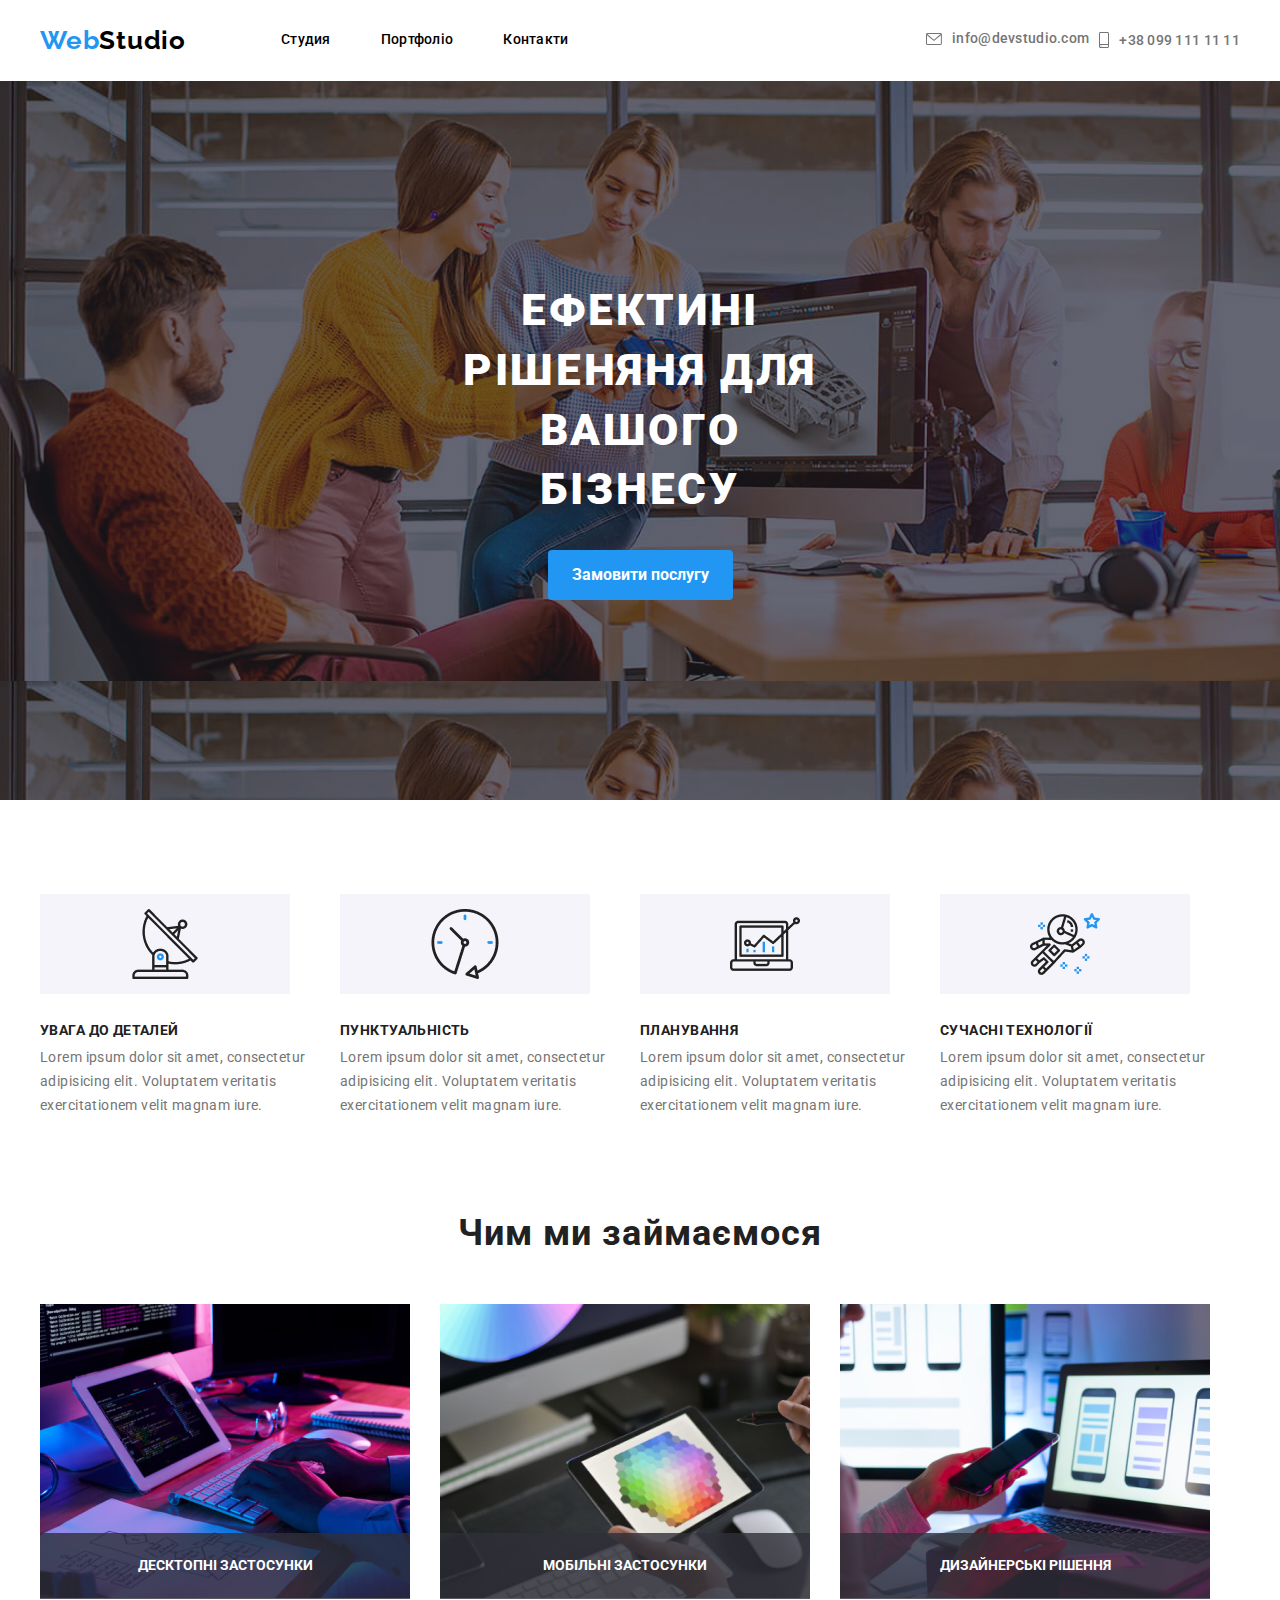
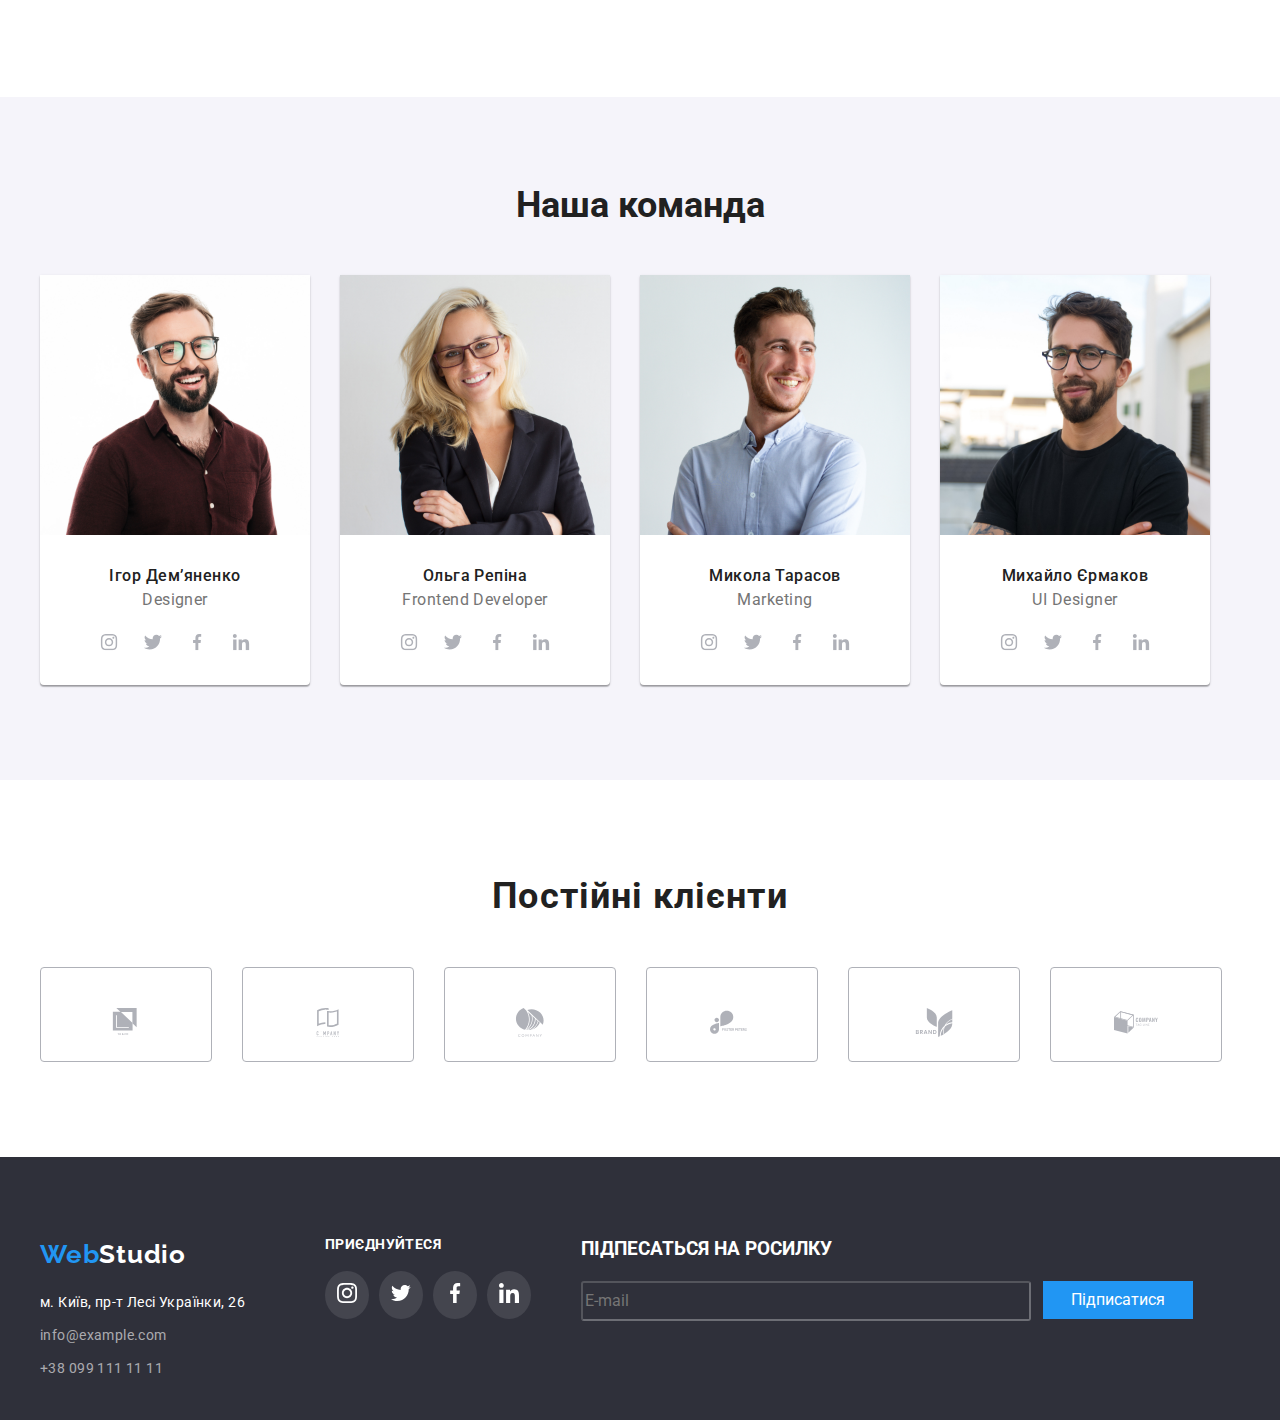
<file: index.html>
<!DOCTYPE html>
<html lang="en">
  <head>
    <meta charset="UTF-8" />
    <meta http-equiv="X-UA-Compatible" content="IE=edge" />
    <meta name="viewport" content="width=device-width, initial-scale=1.0" />
    <title>WebStudio</title>
    <link
      href="https://fonts.googleapis.com/css2?family=Raleway:wght@700&family=Roboto:wght@400;500;700;900&display=swap"
      rel="stylesheet"
    />
    <link
      rel="stylesheet"
      href="https://cdnjs.cloudflare.com/ajax/libs/modern-normalize/1.1.0/modern-normalize.min.css"
    />
    <link rel="stylesheet" href="./css/maim.min.css" />
  </head>

  <body>
    <header>
      <div class="container">
        <nav class="header__navigation">
          <a href="/" class="header__navigation--logo"
            >Web<span class="header__navigation--color">Studio</span></a
          >
          <ul class="navigation__list">
            <li class="navigation__list--item">
              <a href="/" class="navigation__item--page">Студия</a>
            </li>
            <li class="navigation__list--item">
              <a href="./portfolio.html" class="navigation__item--page"
                >Портфоліо</a
              >
            </li>
            <li class="navigation__list--item">
              <a href="/" class="navigation__item--page">Контакти</a>
            </li>
          </ul>
        </nav>
        <ul class="contact__header--list">
          <li class="contact__list--item">
            <a href="mailto:info@devstudio.com" class="contact__item--link"
              ><svg class="contact__link--icon" height="12" width="16">
                <use href="./imeges/symbol-defs.svg#iconenvelope-hover-1"></use>
              </svg>
              <span>info@devstudio.com</span></a
            >
          </li>
          <li class="contact__list--item">
            <a href="tel:+380991111111" class="contact__item--link">
              <svg class="contact__link--icon" height="16" width="10">
                <use href="./imeges/symbol-defs.svg#iconsmartphone"></use>
              </svg>
              +38 099 111 11 11</a
            >
          </li>
        </ul>
      </div>
    </header>
    <main class="main">
      <!-- Секція герой -->
      <section class="hiro__section">
        <h1 class="hiro__section--title">
          ЕФЕКТИНІ РІШЕНЯНЯ ДЛЯ ВАШОГО БІЗНЕСУ
        </h1>
        <button type="button" class="hero__section--button" data-open-modal>
          Замовити послугу
        </button>
      </section>

      <!-- маіло -->
      <div class="backdrop is-hidden" data-backdrop>
        <div class="modal">
          <button class="modal__close" data-close-modal>
            <svg class="modal__close--icon" height="16" width="10">
              <use href="./imeges/symbol-defs.svg#iconclose"></use>
            </svg>
          </button>
          <h2 class="modal__text">Залиште свої дані, ми Вам зателефонуємо</h2>
          <label class="modal__label">
            <h3 class="modal__label--neme">ім'я</h3>

            <div class="modal__label--svg">
              <input type="text" class="modal__svg--imput" />
              <svg class="modal__svg--icon" height="12" width="16">
                <use href="./imeges/symbol-defs.svg#iconperson"></use>
              </svg>
            </div>

            <br />
          </label>
          <label class="modal__label">
            <h3 class="modal__label--neme">телфон</h3>
            <div class="modal__label--svg">
              <input type="text" class="modal__svg--imput" />
              <svg class="modal__svg--icon" height="12" width="16">
                <use href="./imeges/symbol-defs.svg#iconphone"></use>
              </svg>
            </div>
          </label>
          <br />
          <label class="modal__label">
            <h3 class="modal__label--neme">Пошта</h3>

            <div class="modal__label--svg">
              <input type="text" class="modal__svg--imput" />
              <svg class="modal__svg--icon" height="12" width="16">
                <use href="./imeges/symbol-defs.svg#iconemail"></use>
              </svg>
            </div>
          </label>
          <br />

          <h3 class="modal__label--neme">Коментарі</h3>
          <textarea type="text" class="modal__name--comment">
Введите текст</textarea
          >
          <br />
          <div class="modal__div">
            <button type="submit" class="modal__div--square"></button>
            <h3 class="modal__div--information">
              Погоджуюсь з розсилкою і приймаю<span class="modal__square--page"
                ><a>Умови договору</a></span
              >
            </h3>
            <br />
          </div>
          <button type="button" class="modal__button">Надіслати</button>
        </div>
      </div>
      <!-- Секція переваг-->
      <section class="benefits__section">
        <div class="container">
          <ul class="benefits__section--list">
            <li class="benefits__list--item">
              <h3 class="benefits__item--title">УВАГА ДО ДЕТАЛЕЙ</h3>
              <p class="benefits--title--text">
                Lorem ipsum dolor sit amet, consectetur adipisicing elit.
                Voluptatem veritatis exercitationem velit magnam iure.
              </p>
            </li>
            <li class="benefits__list--item">
              <h3 class="benefits__item--title">ПунктуальнІсть</h3>
              <p class="benefits--title--text">
                Lorem ipsum dolor sit amet, consectetur adipisicing elit.
                Voluptatem veritatis exercitationem velit magnam iure.
              </p>
            </li>
            <li class="benefits__list--item">
              <h3 class="benefits__item--title">ПЛАНУВАННЯ</h3>
              <p class="benefits--title--text">
                Lorem ipsum dolor sit amet, consectetur adipisicing elit.
                Voluptatem veritatis exercitationem velit magnam iure.
              </p>
            </li>
            <li class="benefits__list--item">
              <h3 class="benefits__item--title">СУЧАСНІ ТЕХНОЛОГІЇ</h3>
              <p class="benefits--title--text">
                Lorem ipsum dolor sit amet, consectetur adipisicing elit.
                Voluptatem veritatis exercitationem velit magnam iure.
              </p>
            </li>
          </ul>
        </div>
      </section>

      <!-- Секція чим ми займаємось -->

      <section class="work__section">
        <div class="container">
          <h2 class="work__section--title">Чим ми займаємося</h2>
          <ul class="work__section--list">
            <li class="work__list--item">
              <img src="./imeges/hen.png" alt="куб" width="370" />
              <h2 class="work__item--dipsckription">ДЕСКТОПНІ ЗАСТОСУНКИ</h2>
            </li>

            <li class="work__list--item">
              <img src="./imeges/what.png" alt="ноут" width="370" />
              <h2 class="work__item--dipsckription">МОБІЛЬНІ ЗАСТОСУНКИ</h2>
            </li>

            <li class="work__list--item">
              <img src="./imeges/girl.png" alt="дівка" width="370" />
              <h2 class="work__item--dipsckription">ДИЗАЙНЕРСЬКІ РІШЕННЯ</h2>
            </li>
          </ul>
        </div>
      </section>

      <!-- Секція наша команда -->
      <section class="team__section">
        <div class="container">
          <h2 class="team__section--title">Наша команда</h2>
          <ul class="team--section--list">
            <li class="team__list--item">
              <img
                src="./imeges/product.jpg"
                alt="чел"
                width="270"
                class="team__item--imege"
              />
              <h2 class="team__item--title">Ігор Дем’яненко</h2>
              <p class="team__title--text">Designer</p>
              <ul class="icon__text--list">
                <li class="icon__list--item">
                  <a class="team__item--link">
                    <svg class="team__link--icon">
                      <use href="./imeges/symbol-defs.svg#iconinstagram"></use>
                    </svg>
                  </a>
                </li>
                <li class="icon__list--item">
                  <a class="team__item--link">
                    <svg class="team__link--icon">
                      <use href="./imeges/symbol-defs.svg#iconVector-2"></use>
                    </svg>
                  </a>
                </li>
                <li class="icon__list--item">
                  <a class="team__item--link">
                    <svg class="team__link--icon">
                      <use href="./imeges/symbol-defs.svg#iconfacebook"></use>
                    </svg>
                  </a>
                </li>
                <li class="icon__list--item">
                  <a class="team__item--link">
                    <svg class="team__link--icon">
                      <use href="./imeges/symbol-defs.svg#iconlinkedin-1"></use>
                    </svg>
                  </a>
                </li>
              </ul>
            </li>
            <li class="team__list--item">
              <img
                src="./imeges/red.jpg"
                alt="даришня"
                width="270"
                class="team__item--imege"
              />
              <h2 class="team__item--title">Ольга Репіна</h2>
              <p class="team__title--text">Frontend Developer</p>
              <ul class="icon__text--list">
                <li class="icon__list--item">
                  <a class="team__item--link">
                    <svg class="team__link--icon">
                      <use href="./imeges/symbol-defs.svg#iconinstagram"></use>
                    </svg>
                  </a>
                </li>
                <li class="icon__list--item">
                  <a class="team__item--link">
                    <svg class="team__link--icon">
                      <use href="./imeges/symbol-defs.svg#iconVector-2"></use>
                    </svg>
                  </a>
                </li>
                <li class="icon__list--item">
                  <a class="team__item--link">
                    <svg class="team__link--icon">
                      <use href="./imeges/symbol-defs.svg#iconfacebook"></use>
                    </svg>
                  </a>
                </li>
                <li class="icon__list--item">
                  <a class="team__item--link">
                    <svg class="team__link--icon">
                      <use href="./imeges/symbol-defs.svg#iconlinkedin-1"></use>
                    </svg>
                  </a>
                </li>
              </ul>
            </li>
            <li class="team__list--item">
              <img
                src="./imeges/boy.jpg"
                alt="дядя"
                width="270"
                class="team__item--imege"
              />
              <h2 class="team__item--title">Микола Тарасов</h2>
              <p class="team__title--text">Marketing</p>
              <ul class="icon__text--list">
                <li class="icon__list--item">
                  <a class="team__item--link">
                    <svg class="team__link--icon">
                      <use href="./imeges/symbol-defs.svg#iconinstagram"></use>
                    </svg>
                  </a>
                </li>
                <li class="icon__list--item">
                  <a class="team__item--link">
                    <svg class="team__link--icon">
                      <use href="./imeges/symbol-defs.svg#iconVector-2"></use>
                    </svg>
                  </a>
                </li>
                <li class="icon__list--item">
                  <a class="team__item--link">
                    <svg class="team__link--icon">
                      <use href="./imeges/symbol-defs.svg#iconfacebook"></use>
                    </svg>
                  </a>
                </li>
                <li class="icon__list--item">
                  <a class="team__item--link">
                    <svg class="team__link--icon">
                      <use href="./imeges/symbol-defs.svg#iconlinkedin-1"></use>
                    </svg>
                  </a>
                </li>
              </ul>
            </li>
            <li class="team__list--item">
              <img
                src="./imeges/ui.jpg"
                alt="очкарик"
                width="270"
                class="team__item--imege"
              />
              <h2 class="team__item--title">Михайло Єрмаков</h2>
              <p class="team__title--text">UI Designer</p>
              <ul class="icon__text--list">
                <li class="icon__list--item">
                  <a class="team__item--link">
                    <svg class="team__link--icon">
                      <use href="./imeges/symbol-defs.svg#iconinstagram"></use>
                    </svg>
                  </a>
                </li>
                <li class="icon__list--item">
                  <a class="team__item--link">
                    <svg class="team__link--icon">
                      <use href="./imeges/symbol-defs.svg#iconVector-2"></use>
                    </svg>
                  </a>
                </li>
                <li class="icon__list--item">
                  <a class="team__item--link">
                    <svg class="team__link--icon">
                      <use href="./imeges/symbol-defs.svg#iconfacebook"></use>
                    </svg>
                  </a>
                </li>
                <li class="icon__list--item">
                  <a class="team__item--link">
                    <svg class="team__link--icon">
                      <use href="./imeges/symbol-defs.svg#iconlinkedin-1"></use>
                    </svg>
                  </a>
                </li>
              </ul>
            </li>
          </ul>
        </div>
      </section>
      <!-- Ceкція постійні клієнти -->
      <section class="clients__section">
        <div class="container">
          <h2 class="clients__section--title">Постійні клієнти</h2>
          <ul class="clients__section--list">
            <li class="clients__list--item">
              <svg class="clients__item--icon">
                <use href="./imeges/symbol-defs.svg#iconlogo-1-1"></use>
              </svg>
            </li>
            <li class="clients__list--item">
              <svg class="clients__item--icon">
                <use href="./imeges/symbol-defs.svg#iconlogo-2-1"></use>
              </svg>
            </li>
            <li class="clients__list--item">
              <svg class="clients__item--icon">
                <use href="./imeges/symbol-defs.svg#iconlogo-3-1"></use>
              </svg>
            </li>
            <li class="clients__list--item">
              <svg class="clients__item--icon">
                <use href="./imeges/symbol-defs.svg#iconlogo-4-3"></use>
              </svg>
            </li>
            <li class="clients__list--item">
              <svg class="clients__item--icon">
                <use href="./imeges/symbol-defs.svg#iconlogo-5-1"></use>
              </svg>
            </li>
            <li class="clients__list--item">
              <svg class="clients__item--icon">
                <use href="./imeges/symbol-defs.svg#iconlogo-6-1"></use>
              </svg>
            </li>
          </ul>
        </div>
      </section>
    </main>
    <!-- підвал цього коду -->

    <footer class="footer">
      <div class="footer__container">
        <div class="footer__div">
          <h4 class="footer__div--logo">
            Web<span class="footer__div--color">Studio</span>
          </h4>
          <address class="footer__div--adress">
            м. Київ, пр-т Лесі Українки, 26
          </address>
          <p class="footer__div--text">info@example.com</p>
          <p class="footer__div--text">+38 099 111 11 11</p>
        </div>
        <!-- Приєднуйтесь -->
        <div class="join__footer--div">
          <h2 class="join__div--title">ПРИЄДНУЙТЕСЯ</h2>
          <ul class="join__div--list">
            <li class="join__list--item">
              <svg class="join__item--icon">
                <use href="./imeges/symbol-defs.svg#iconinstagram"></use>
              </svg>
            </li>
            <li class="join__list--item">
              <svg class="join__item--icon">
                <use href="./imeges/symbol-defs.svg#iconVector-2"></use>
              </svg>
            </li>
            <li class="join__list--item">
              <svg class="join__item--icon">
                <use href="./imeges/symbol-defs.svg#iconfacebook"></use>
              </svg>
            </li>
            <li class="join__list--item">
              <svg class="join__item--icon">
                <use href="./imeges/symbol-defs.svg#iconlinkedin-1"></use>
              </svg>
            </li>
          </ul>
        </div>
        <div class="mail__footer--div">
          <h3 class="mail__div--title">ПІДПЕСАТЬСЯ НА РОСИЛКУ</h3>
          <input type="text" class="mail__div--comment" placeholder="E-mail" />
          <button class="mail__div--button">Підписатися</button>
        </div>
      </div>
    </footer>
    <script>
      const refs = {
        openModalBtn: document.querySelector('[data-open-modal]'),
        closeModalBtn: document.querySelector('[data-close-modal]'),
        backdrop: document.querySelector('[data-backdrop]'),
      };

      refs.openModalBtn.addEventListener('click', toggleModal);
      refs.closeModalBtn.addEventListener('click', toggleModal);

      refs.backdrop.addEventListener('click', logBackdropClick);

      function toggleModal() {
        refs.backdrop.classList.toggle('is-hidden');
      }

      function logBackdropClick() {
        console.log('Це клік в бекдроп');
      }
    </script>
  </body>
</html>
</file>
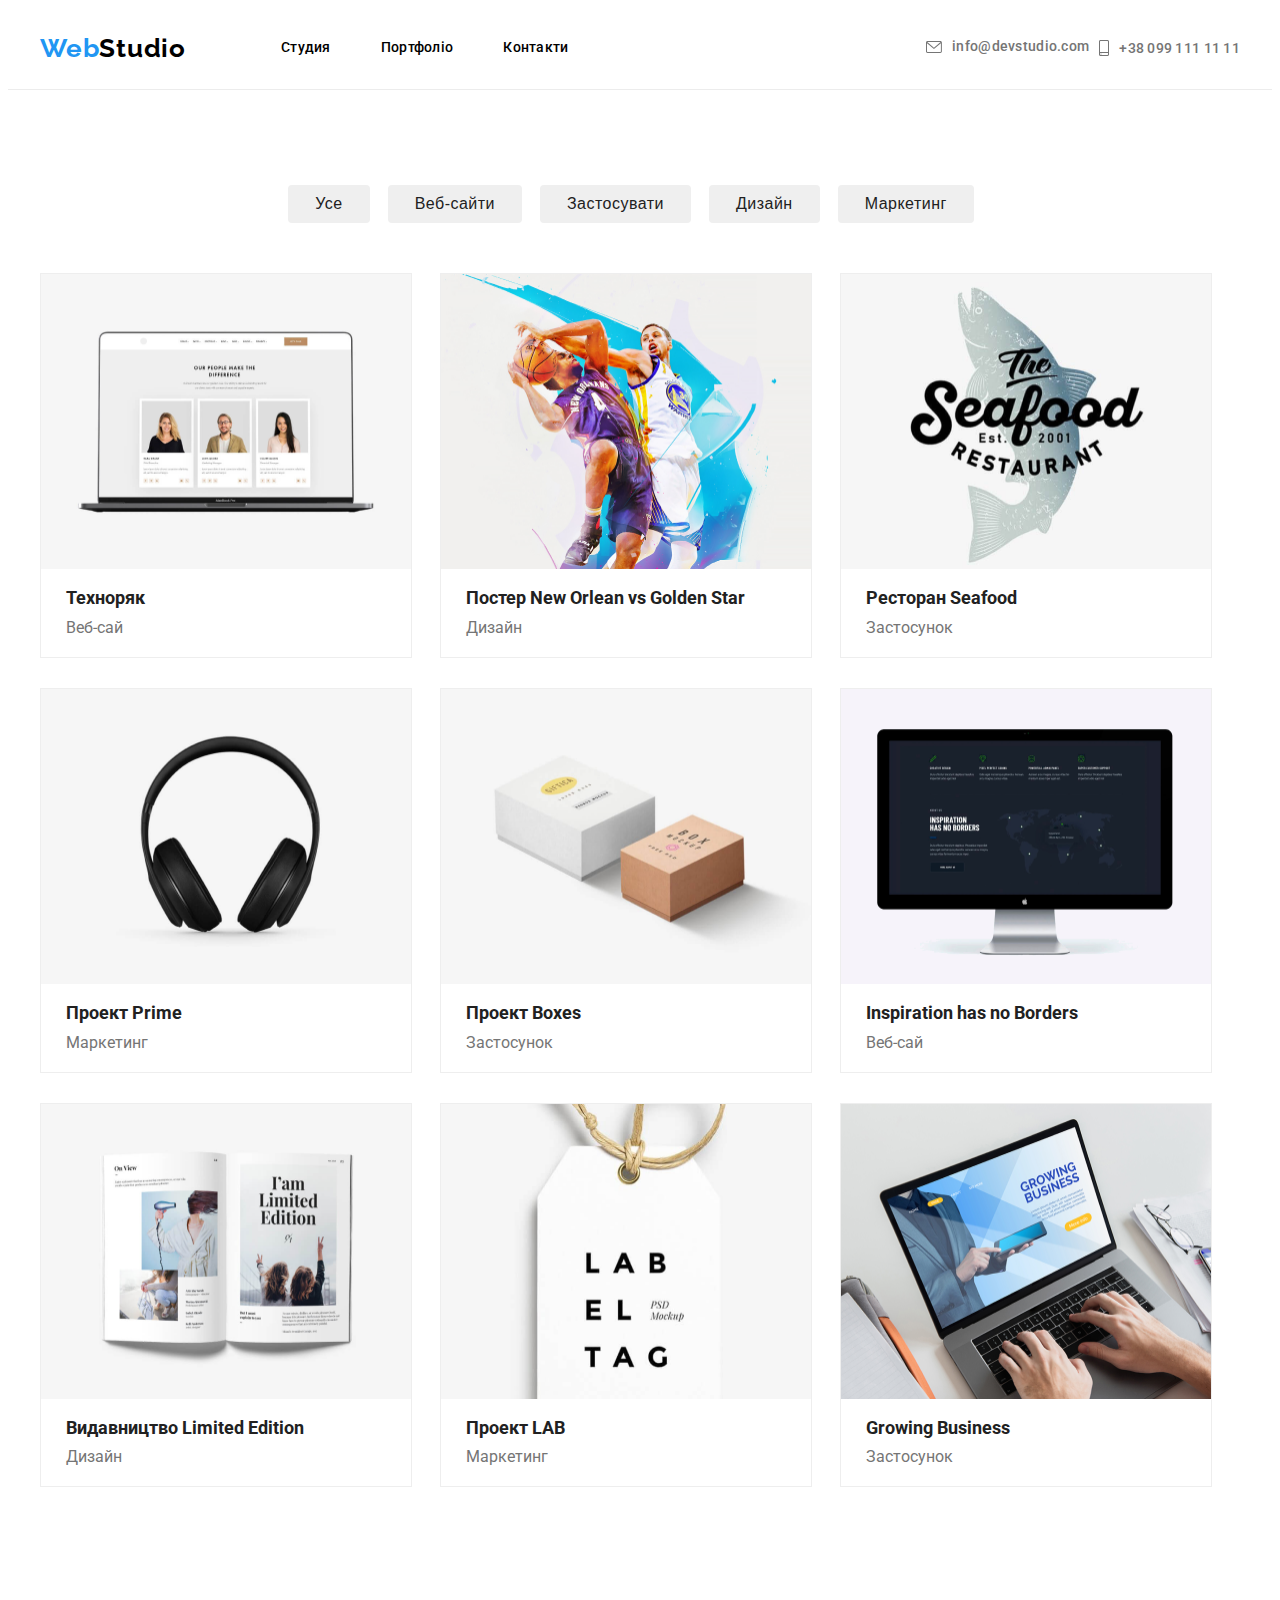
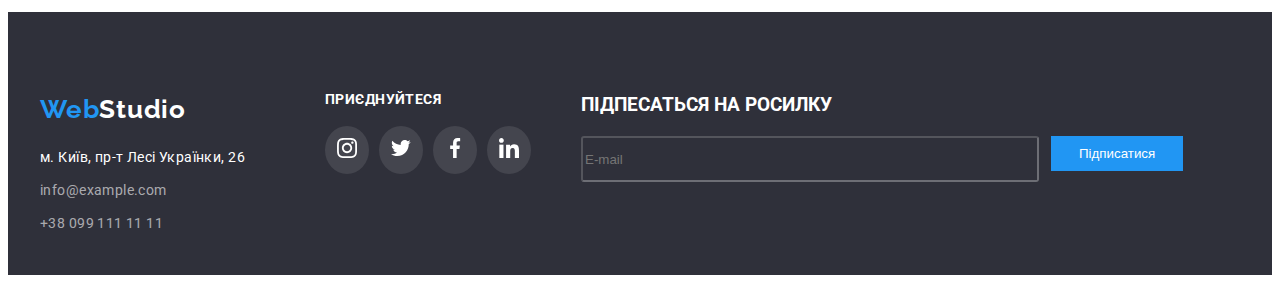
<file: portfolio.html>
<!DOCTYPE html>
<html lang="en">

<head>
    <meta charset="UTF-8">
    <meta http-equiv="X-UA-Compatible" content="IE=edge">
    <meta name="viewport" content="width=device-width, initial-scale=1.0">
    <title>WebStudio</title>
     <link href="https://fonts.googleapis.com/css2?family=Raleway:wght@700&family=Roboto:wght@400;500;700;900&display=swap"rel="stylesheet"/>
    <link rel="stylesheet" href="./css/portfolio.min.css">
</head>

<body>
    <header>
      <div class="container">
        <nav class="header__navigation">
          <a href="/" class="header__navigation--logo"
            >Web<span class="header__navigation--color">Studio</span></a
          >
          <ul class="navigation__list">
            <li class="navigation__list--item">
              <a href="/" class="navigation__item--page">Студия</a>
            </li>
            <li class="navigation__list--item">
              <a href="./portfolio.html" class="navigation__item--page"
                >Портфоліо</a
              >
            </li>
            <li class="navigation__list--item">
              <a href="/" class="navigation__item--page">Контакти</a>
            </li>
          </ul>
        </nav>
        <ul class="contact__header--list">
          <li class="contact__list--item">
            <a href="mailto:info@devstudio.com" class="contact__item--link"
              ><svg class="contact__link--icon" height="12" width="16">
                <use href="./imeges/symbol-defs.svg#iconenvelope-hover-1"></use>
              </svg>
              <span>info@devstudio.com</span></a
            >
          </li>
          <li class="contact__list--item">
            <a href="tel:+380991111111" class="contact__item--link">
              <svg class="contact__link--icon" height="16" width="10">
                <use href="./imeges/symbol-defs.svg#iconsmartphone"></use>
              </svg>
              +38 099 111 11 11</a
            >
          </li>
        </ul>
      </div>
    </header>
    <main>
        <div class="container">
        <ul class="button__main--list">
            <li class="button__list--item">
        <button type="button" class="button__item--button">Усе</button>
        </li>
        <li class="button__list--item">
        <button type="button" class="button__item--button">Веб-сайти</button>
         </li>
        <li class="button__list--item">
        <button type="button" class="button__item--button">Застосувати</button>
         </li>
        <li class="button__list--item">
        <button type="button" class="button__item--button">Дизайн</button>
        </li>
        <li class="button__list--item">
        <button type="button" class="button__item--button">Маркетинг</button>
        </div>
    </li>
    <div class="container">
    <ul class="card__main--list">
            <li class="card__list--item">
                <img alt="123" src="./imeges/portfolio/a1.png" width="270" class="card__item--imege">
                <h2 class="card__item--overley">Технокрик це сучасний майданчик поширення коронавірусу. 
Компанії використовують цю платформу для цифрового шпигунства та атак на захищені сервери конкурентів.</h2>
                <h2 class="card__item--title">Техноряк</h2>
                <p class="card__item--text">Веб-сай</p>
            </li>
            <li class="card__list--item">
                <img alt="123" src="./imeges/portfolio/a2.png" width="270" class="card__item--imege">
                <h2 class="card__item--overley">Технокрик це сучасний майданчик поширення коронавірусу. 
Компанії використовують цю платформу для цифрового шпигунства та атак на захищені сервери конкурентів.</h2>
                <h2 class="card__item--title">Постер New Orlean vs Golden Star</h2>
                <p class="card__item--text">Дизайн</p>
            </li>
            <li class="card__list--item">
                <img alt="123" src="./imeges/portfolio/a3.png" width="270" class="card__item--imege">
                <h2 class="card__item--overley">Технокрик це сучасний майданчик поширення коронавірусу. 
Компанії використовують цю платформу для цифрового шпигунства та атак на захищені сервери конкурентів.</h2>
                <h2 class="card__item--title">Ресторан Seafood</h2>
                <p class="card__item--text">Застосунок</p>
            </li>
            <li class="card__list--item">
                <img alt="123" src="./imeges/portfolio/a4.png" width="270" class="card__item--imege">
                <h2 class="card__item--overley">Технокрик це сучасний майданчик поширення коронавірусу. 
Компанії використовують цю платформу для цифрового шпигунства та атак на захищені сервери конкурентів.</h2>
                <h2 class="card__item--title">Проект Prime</h2>
                <p class="card__item--text">Маркетинг</p>
            </li>
            <li class="card__list--item">
                <img alt="123" src="./imeges/portfolio/a5.png" width="270" class="card__item--imege">
                <h2 class="card__item--overley">Технокрик це сучасний майданчик поширення коронавірусу. 
Компанії використовують цю платформу для цифрового шпигунства та атак на захищені сервери конкурентів.</h2>
                <h2 class="card__item--title">Проект Boxes</h2>
                <p class="card__item--text">Застосунок</p>
            </li>
            <li class="card__list--item">
                <img alt="123" src="./imeges/portfolio/a6.png" width="270" class="card__item--imege">
                <h2 class="card__item--overley">Технокрик це сучасний майданчик поширення коронавірусу. 
Компанії використовують цю платформу для цифрового шпигунства та атак на захищені сервери конкурентів.</h2>
                <h2 class="card__item--title">Inspiration has no Borders</h2>
                <p class="card__item--text">Веб-сай</p>
            </li>

            <li class="card__list--item">
                <img alt="123" src="./imeges/portfolio/a7.png" width="270" class="card__item--imege">
                <h2 class="card__item--overley">Технокрик це сучасний майданчик поширення коронавірусу. 
Компанії використовують цю платформу для цифрового шпигунства та атак на захищені сервери конкурентів.</h2>
                <h2 class="card__item--title">Видавництво Limited Edition</h2>
                <p class="card__item--text">Дизайн</p>
            </li>

            <li class="card__list--item">
                <img alt="123" src="./imeges/portfolio/a8.png" width="270" class="card__item--imege">
                <h2 class="card__item--overley">Технокрик це сучасний майданчик поширення коронавірусу. 
Компанії використовують цю платформу для цифрового шпигунства та атак на захищені сервери конкурентів.</h2>
                <h2 class="card__item--title">Проект LAB</h2>
                <p class="card__item--text">Маркетинг</p>
            </li>

            <li class="card__list--item">
                <img alt="123" src="./imeges/portfolio/a9.png" width="270" class="card__item--imege">
                <h2 class="card__item--overley">Технокрик це сучасний майданчик поширення коронавірусу. 
Компанії використовують цю платформу для цифрового шпигунства та атак на захищені сервери конкурентів.</h2>
                <h2 class="card__item--title">Growing Business</h2>
                <p class="card__item--text">Застосунок</p>
            </li>
        </ul>
        </div>
    </main>
    
     <!-- підвал цього коду -->

    <footer class="footer">
      <div class="footer__container">
        <div class="footer__div">
          <h4 class="footer__div--logo">
            Web<span class="footer__div--color">Studio</span>
          </h4>
          <address class="footer__div--adress">
            м. Київ, пр-т Лесі Українки, 26
          </address>
          <p class="footer__div--text">info@example.com</p>
          <p class="footer__div--text">+38 099 111 11 11</p>
        </div>
        <!-- Приєднуйтесь -->
        <div class="join__footer--div">
          <h2 class="join__div--title">ПРИЄДНУЙТЕСЯ</h2>
          <ul class="join__div--list">
            <li class="join__list--item">
              <svg class="join__item--icon">
                <use href="./imeges/symbol-defs.svg#iconinstagram"></use>
              </svg>
            </li>
            <li class="join__list--item">
              <svg class="join__item--icon">
                <use href="./imeges/symbol-defs.svg#iconVector-2"></use>
              </svg>
            </li>
            <li class="join__list--item">
              <svg class="join__item--icon">
                <use href="./imeges/symbol-defs.svg#iconfacebook"></use>
              </svg>
            </li>
            <li class="join__list--item">
              <svg class="join__item--icon">
                <use href="./imeges/symbol-defs.svg#iconlinkedin-1"></use>
              </svg>
            </li>
          </ul>
        </div>
        <div class="mail__footer--div">
          <h3 class="mail__div--title">ПІДПЕСАТЬСЯ НА РОСИЛКУ</h3>
          <input type="text" class="mail__div--comment" placeholder="E-mail" />
          <button class="mail__div--button">Підписатися</button>
        </div>
      </div>
    </footer>
  </body>
</html>
</file>
<file: css/maim.min.css>
ul{margin:0;padding:0;list-style:none}p{margin:0}h2,h1,h3,h4{margin:0}body{font-family:"Roboto"}.container{margin-left:auto;margin-right:auto;width:1200px}header .container{display:flex;padding-top:25px;padding-bottom:25px;align-items:center}.navigation__item--page::after{content:"";width:100%;height:4px;border-radius:2px;background-color:#2196f3;display:block;position:absolute;top:280%;left:0%;opacity:0;transition:opacity 250ms cubic-bezier(0.215, 0.61, 0.355, 1) 500ms,transform 500ms cubic-bezier(0.215, 0.61, 0.355, 1) 500ms;transform:scaleX(0)}.navigation__item--page:hover::after{opacity:1;transform:scaleX(1)}.navigation__list--item{margin-right:50px}.contact__list--item{margin-left:10px}.navigation__item--page:hover{color:#2196f3}.navigation__list{display:flex;align-items:center;padding:0;margin:0;list-style:none}.header__navigation{display:flex;margin-right:auto;align-content:center}.navigation__list--item:first-child{margin-right:50px}.navigation__item--page::after{content:"";width:100%;height:4px;border-radius:2px;background-color:#2196f3;display:block;position:absolute;top:280%;left:0%;opacity:0;transition:opacity 250ms cubic-bezier(0.215, 0.61, 0.355, 1) 500ms,transform 500ms cubic-bezier(0.215, 0.61, 0.355, 1) 500ms;transform:scaleX(0)}.navigation__item--page:hover::after{opacity:1;transform:scaleX(1)}.header__navigation--logo{font-family:"Raleway";font-style:normal;font-weight:700;font-size:26px;line-height:1.19;letter-spacing:.03em;color:#2196f3;text-decoration:none}.header__navigation--color{color:#000;margin-right:95px}.navigation__item--page{font-weight:500;font-size:14px;line-height:1.14;letter-spacing:.02em;text-decoration:none;color:#212121;display:block;text-decoration:none;color:currentColor;position:relative}.contact__link--icon{margin-right:10px;fill:currentColor}.contact__item--link{display:flex;align-items:center;font-weight:500;font-size:14px;line-height:.87;letter-spacing:.02em;text-decoration:none;color:#757575}.contact__item--link:hover{color:#2196f3}.contact__header--list{display:flex}.navigation__list--item{margin-right:50px}.contact__list--item{margin-left:10px}.hiro__section--title{font-style:normal;font-weight:900;font-size:44px;line-height:1.36;padding-left:452px;padding-right:452px;text-align:center;letter-spacing:.06em;text-transform:uppercase;color:#fff}.hiro__section{background-image:linear-gradient(rgba(47, 48, 58, 0.4), rgba(47, 48, 58, 0.4)),url("../imeges/Img.png");padding-top:200px;padding-bottom:200px;text-align:center}.hero__section--button{padding-top:30px;font-weight:700;font-size:16px;line-height:1.87;background-color:#2196f3;margin-top:30px;border:none;padding:10px 24px;border-radius:4px;color:#fff}.modal{width:528px;height:570px;background-color:#fff;top:50%;left:50%;position:absolute;transform:translate(-50%, -50%)}.backdrop.is-hidden{opacity:0;pointer-events:none}.backdrop{background-color:rgba(0,0,0,.2);height:100%;width:100%;position:fixed;top:0%;z-index:1}.modal__square--page{margin-left:5px;color:#2196f3}.modal__div{display:flex}.modal__svg--imput{width:83%;margin-right:40px;margin-left:40px;border:1px solid rgba(33,33,33,.2);border-radius:4px;padding-bottom:10px}.modal__svg--icon{position:relative;display:block}.modal__close--icon:hover{fill:#2196f3}.modal__label--svg:hover{fill:#2196f3;border:#2196f3}.modal__svg--imput:hover{border:1px solid #2196f3;transition:color 250ms}.modal__svg--icon{left:50px;width:15px;height:15px;bottom:23px}.modal__name--comment{padding-right:250px;padding-left:10px;padding-top:10px;color:#757575;padding-bottom:50px;margin-bottom:20px;margin-left:40px;margin-right:40px;border:1px solid rgba(33,33,33,.2);border-radius:4px}.modal__name--comment:hover{border:1px solid #2196f3}.modal__close--icon{width:15px;height:15px}.modal__close{background:#fff;border:1px solid rgba(0,0,0,.1);width:30px;height:30px;border-radius:50%;margin-left:490px;margin-top:8px}.modal__button{border:none;margin-right:165px;margin-left:165px;margin-top:15px;color:#fff;margin-bottom:40px;background:#2196f3;box-shadow:0px 4px 4px rgba(0,0,0,.15);border-radius:4px;padding-top:15px;padding-left:50px;padding-right:50px;padding-bottom:15px}.modal__div--square{width:15px;height:15px;border:2px solid #000;margin-left:40px;border-radius:2px}.modal__div--information{font-family:"Roboto";font-style:normal;font-weight:400;font-size:14px;line-height:24px;margin-left:8px;letter-spacing:.03em;color:#757575}.modal__text{font-family:"Roboto";font-style:normal;font-weight:700;font-size:20px;line-height:.8;text-align:center;letter-spacing:.03em;margin-top:5px;color:#212121}.modal__label--neme{font-family:"Roboto";font-style:normal;font-weight:400;font-size:12px;line-height:14px;margin-left:40px;margin-top:10px;color:#757575}.benefits__section{padding-top:94px}.benefits__list--item{margin-right:30px}.benefits__section--list{display:flex}.benefits__list--item::before{display:block;content:"";height:120px;background-repeat:no-repeat;background-position:center;background-size:contain;background-color:#f5f4fa;margin-bottom:30px}.benefits__list--item:nth-child(1)::before{background-image:url("../imeges/antenna1.png");content:"";background-size:70px 70px;width:100px;height:100px;display:block;padding-left:100px;padding-right:150px;padding-bottom:30px;padding-top:30px}.benefits__list--item:nth-child(2)::before{background-image:url("../imeges/clock1.png");content:"";background-size:70px 70px;width:100px;height:100px;display:block;padding-left:100px;padding-right:150px;padding-bottom:30px;padding-top:30px}.benefits__list--item:nth-child(3)::before{background-image:url("../imeges/diagram1.png");content:"";background-size:70px 70px;width:100px;height:100px;display:block;padding-left:100px;padding-right:150px;padding-bottom:30px;padding-top:30px}.benefits__list--item:nth-child(4)::before{background-image:url("../imeges/astronaut1.png");content:"";background-size:70px 70px;width:100px;height:100px;display:block;padding-left:100px;padding-right:150px;padding-bottom:30px;padding-top:30px}.benefits__item--title{margin-top:30px;margin-bottom:10px;font-style:normal;font-weight:700;font-size:14px;line-height:.87;letter-spacing:.03em;text-transform:uppercase;color:#212121}.benefits--title--text{font-style:normal;font-weight:400;font-size:14px;line-height:1.71;letter-spacing:.03em;color:#757575}.work__section{padding-top:94px;padding-bottom:94px}.work__list--item{margin-left:30px;position:relative}.work__list--item:first-child{margin-left:0}.work__section--list{display:flex}.work__item--dipsckription{font-family:"Roboto";font-style:normal;font-weight:700;font-size:14px;line-height:.8;text-align:center;text-transform:uppercase;background:rgba(47,48,58,.8);color:#fff;padding-bottom:27px;padding-top:27px;width:100%;position:absolute;bottom:4px}.work__section--title{font-style:normal;font-weight:700;font-size:36px;line-height:42px;text-align:center;letter-spacing:.03em;margin-bottom:50px;color:#212121}.team__section{padding-top:94px;background-color:#f5f4fa}.team__section--title{font-style:normal;font-weight:700;font-size:36px;line-height:.82;text-align:center;color:#212121;margin-bottom:55px}.team__link--icon{height:16.25px;width:20px;fill:currentColor}.team__item--link{color:#afb1b8;border-radius:50%;padding-left:12px;padding-right:12px;padding-top:12px;padding-bottom:12px;height:16.25px;width:20px}.icon__text--list{display:flex;justify-content:center;text-align:center}.icon__list--item{border-radius:50%;background:#fff}.team--section--list{display:flex}.team__list--item{width:270px;box-shadow:0px 1px 3px rgba(0,0,0,.12),0px 1px 1px rgba(0,0,0,.14),0px 2px 1px rgba(0,0,0,.2);border-radius:0px 0px 4px 4px;background-color:#fff;margin-right:30px;padding-bottom:30px}.team__item--link:hover{color:#fff;background:#2196f3;border-radius:50%;padding-left:12px;padding-right:12px;padding-top:12px;padding-bottom:12px;width:16.25px;height:20px;transition:background-color 250ms}.team__list--item:last-child{margin-right:0}.team__item--title{padding-top:30px;font-style:normal;font-weight:500;font-size:16px;line-height:.84;margin-bottom:10px;text-align:center;letter-spacing:.03em;color:#212121}.team__title--text{font-style:normal;font-weight:400;font-size:16px;line-height:.84;margin-bottom:28px;text-align:center;letter-spacing:.03em;color:#757575}.team__section{padding-bottom:95px}.clients__section{padding-top:95px}.clients__list--item{border:1px solid #afb1b8;border-radius:4px;color:#afb1b8;margin-right:30px}.clients__list--item:hover{color:#2196f3;border-color:#2196f3;transition:border-color 250ms}.clients__section--title{font-family:"Roboto";font-style:normal;font-weight:700;font-size:36px;line-height:42px;text-align:center;letter-spacing:.03em;margin-bottom:50px;color:#212121}.clients__section--list{padding-bottom:95px;display:block;display:flex}.clients__item--icon{width:44px;height:49px;fill:currentColor;padding-top:20px;margin-left:63px;margin-right:63px;margin-top:20px;margin-bottom:20px}.footer__container{margin-left:auto;margin-right:auto;width:1200px;display:flex;padding-top:72px}.footer__div--logo{font-family:"Raleway";font-style:normal;font-weight:700;font-size:26px;line-height:.83;letter-spacing:.03em;color:#2196f3}.footer__div--color{font-family:"Raleway";font-style:normal;font-weight:700;font-size:26px;line-height:31px;letter-spacing:.03em;color:#fff}footer{background-color:#2f303a;padding-top:10px;padding-bottom:40px;display:flex}.footer__div--adress{margin-top:20px;font-style:normal;font-weight:400;font-size:14px;line-height:24px;margin-bottom:9px;letter-spacing:.03em;color:#fff}.footer__div--text{font-style:normal;font-weight:400;font-size:14px;line-height:24px;margin-bottom:9px;letter-spacing:.03em;color:rgba(255,255,255,.6)}.footer__div--text:last-child{margin-bottom:0}.join__div--title{font-family:"Roboto";font-style:normal;font-weight:700;font-size:14px;line-height:.8;letter-spacing:.03em;text-transform:uppercase;margin-right:10px;color:#fff;margin-left:10px;margin-bottom:20px}.join__div--list{display:flex}.join__list--item{margin-left:10px;color:#fff;background:rgba(255,255,255,.1);border-radius:50%;padding-left:12px;padding-top:12px;padding-right:12px;padding-bottom:12px}.join__footer--div{margin-left:70px}.join__item--icon{width:20px;height:20px;fill:currentColor}.join__list--item:hover{background-color:#2196f3;border-radius:50%}.mail__footer--div{margin-left:50px}.mail__div--title{color:#fff;margin-bottom:20px}.mail__div--comment{width:450px;height:40px;background-color:#2f303a;border-radius:3px;border-color:rgba(255,255,255,.3);margin-right:12px}.mail__div--comment:hover{border-color:#2196f3}.mail__div--button{background-color:#2196f3;border:none;padding-top:10px;padding-left:28px;padding-bottom:10px;padding-right:28px;color:#fff;position:absolute}.mail__div--button::before{content:"";position:relative;display:block;margin-right:7px;transition:background-color 250ms cubic-bezier(0.165, 0.84, 0.44, 1) 1500ms;transform:translateY(0);background-image:url()}/*# sourceMappingURL=maim.min.css.map */
</file>
<file: css/portfolio.min.css>
ul{margin:0;padding:0;list-style:none}p{margin:0}h2,h1,h3,h4{margin:0}body{font-family:"Roboto"}.container{margin-left:auto;margin-right:auto;width:1200px}header .container{display:flex;padding-top:25px;padding-bottom:25px;align-items:center}.navigation__item--page::after{content:"";width:100%;height:4px;border-radius:2px;background-color:#2196f3;display:block;position:absolute;top:280%;left:0%;opacity:0;transition:opacity 250ms cubic-bezier(0.215, 0.61, 0.355, 1) 500ms,transform 500ms cubic-bezier(0.215, 0.61, 0.355, 1) 500ms;transform:scaleX(0)}.navigation__item--page:hover::after{opacity:1;transform:scaleX(1)}.navigation__list--item{margin-right:50px}.contact__list--item{margin-left:10px}.navigation__item--page:hover{color:#2196f3}.navigation__list{display:flex;align-items:center;padding:0;margin:0;list-style:none}.header__navigation{display:flex;margin-right:auto;align-content:center}.navigation__list--item:first-child{margin-right:50px}.navigation__item--page::after{content:"";width:100%;height:4px;border-radius:2px;background-color:#2196f3;display:block;position:absolute;top:280%;left:0%;opacity:0;transition:opacity 250ms cubic-bezier(0.215, 0.61, 0.355, 1) 500ms,transform 500ms cubic-bezier(0.215, 0.61, 0.355, 1) 500ms;transform:scaleX(0)}.navigation__item--page:hover::after{opacity:1;transform:scaleX(1)}.header__navigation--logo{font-family:"Raleway";font-style:normal;font-weight:700;font-size:26px;line-height:1.19;letter-spacing:.03em;color:#2196f3;text-decoration:none}.header__navigation--color{color:#000;margin-right:95px}.navigation__item--page{font-weight:500;font-size:14px;line-height:1.14;letter-spacing:.02em;text-decoration:none;color:#212121;display:block;text-decoration:none;color:currentColor;position:relative}header{border-bottom:1px solid #ececec}.contact__link--icon{margin-right:10px;fill:currentColor}.contact__item--link{display:flex;align-items:center;font-weight:500;font-size:14px;line-height:.87;letter-spacing:.02em;text-decoration:none;color:#757575}.contact__item--link:hover{color:#2196f3}.contact__header--list{display:flex}.navigation__list--item{margin-right:50px}.contact__list--item{margin-left:10px}.button__item--button:hover{background-color:#2196f3;transition:background-color 250ms;color:#fff;box-shadow:0px 4px 4px rgba(0,0,0,.15)}.button__item--button{margin-right:10px;font-weight:500;font-size:16px;line-height:26px;border:none;padding:6px 27px 6px 27px;border-radius:4px;letter-spacing:.03em;color:#212121}.button__main--list{justify-content:center;display:flex;padding-bottom:50px}.button__list--item{padding-top:95px;margin-right:8px}.card__main--list{display:flex;flex-wrap:wrap;background:#fff;padding-bottom:95px}.card__list--item{margin-bottom:30px;margin-right:28px;border:1px solid #eee;position:relative;outline:hidden;overflow:hidden}.card__item--title{font-style:normal;font-weight:700;font-size:18px;line-height:.6;margin-right:25px;margin-left:25px;color:#212121;margin-bottom:20px;margin-top:20px}.card__item--text{font-style:normal;font-weight:400;font-size:16px;line-height:.5;margin-right:25px;margin-left:25px;margin-bottom:25px;color:#757575}.card__item--overley{position:absolute;background:rgba(33,150,243,.9);top:0;padding-top:30px;width:100%;height:70%;opacity:0;font-family:"Roboto";font-style:normal;font-weight:400;font-size:18px;line-height:28px;transform:translateX(-100%);transition:transform 250ms linear;padding-left:2%;display:flex;color:#fff}.card__list--item:hover .card__item--overley{opacity:1;transform:translateY(0)}.card__list--item:hover{box-shadow:0px 4px 4px rgba(0,0,0,.15)}.card__item--imege{width:370px;height:295px}.footer__container{margin-left:auto;margin-right:auto;width:1200px;display:flex;padding-top:72px}.footer__div--logo{font-family:"Raleway";font-style:normal;font-weight:700;font-size:26px;line-height:.83;letter-spacing:.03em;color:#2196f3}.footer__div--color{font-family:"Raleway";font-style:normal;font-weight:700;font-size:26px;line-height:31px;letter-spacing:.03em;color:#fff}footer{background-color:#2f303a;padding-top:10px;padding-bottom:40px;display:flex}.footer__div--adress{margin-top:20px;font-style:normal;font-weight:400;font-size:14px;line-height:24px;margin-bottom:9px;letter-spacing:.03em;color:#fff}.footer__div--text{font-style:normal;font-weight:400;font-size:14px;line-height:24px;margin-bottom:9px;letter-spacing:.03em;color:rgba(255,255,255,.6)}.footer__div--text:last-child{margin-bottom:0}.join__div--title{font-family:"Roboto";font-style:normal;font-weight:700;font-size:14px;line-height:.8;letter-spacing:.03em;text-transform:uppercase;margin-right:10px;color:#fff;margin-left:10px;margin-bottom:20px}.join__div--list{display:flex}.join__list--item{margin-left:10px;color:#fff;background:rgba(255,255,255,.1);border-radius:50%;padding-left:12px;padding-top:12px;padding-right:12px;padding-bottom:12px}.join__footer--div{margin-left:70px}.join__item--icon{width:20px;height:20px;fill:currentColor}.join__list--item:hover{background-color:#2196f3;border-radius:50%}.mail__footer--div{margin-left:50px}.mail__div--title{color:#fff;margin-bottom:20px}.mail__div--comment{width:450px;height:40px;background-color:#2f303a;border-radius:3px;border-color:rgba(255,255,255,.3);margin-right:12px}.mail__div--comment:hover{border-color:#2196f3}.mail__div--button{background-color:#2196f3;border:none;padding-top:10px;padding-left:28px;padding-bottom:10px;padding-right:28px;color:#fff;position:absolute}.mail__div--button::before{content:"";position:relative;display:block;margin-right:7px;transition:background-color 250ms cubic-bezier(0.165, 0.84, 0.44, 1) 1500ms;transform:translateY(0);background-image:url()}/*# sourceMappingURL=portfolio.min.css.map */
</file>
